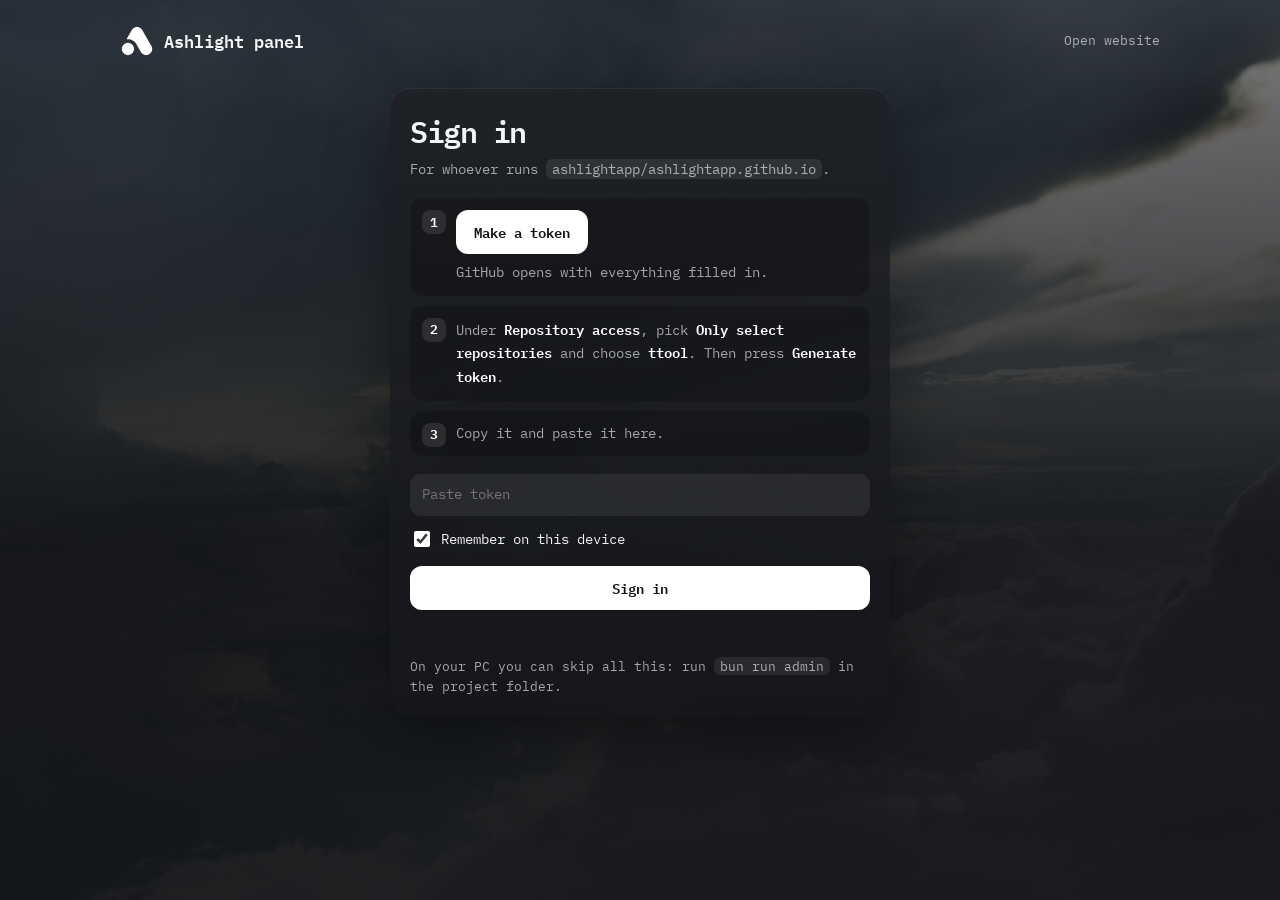
<file: owner-k7q2/index.html>
<!doctype html>
<html lang="en">
  <head>
    <meta charset="utf-8" />
    <meta name="viewport" content="width=device-width, initial-scale=1" />
    <meta name="robots" content="noindex, nofollow" />
    <meta name="referrer" content="no-referrer" />
    <meta http-equiv="Content-Security-Policy" content="default-src 'self'; connect-src 'self' https://api.github.com https://ashlightapp.github.io https://app-804a9dc99f9869a8.up.railway.app; img-src 'self' https://avatars.githubusercontent.com; style-src 'self'; font-src 'self'; base-uri 'none'; form-action 'none'" />
    <title>Ashlight panel</title>
    <link rel="icon" href="../assets/logo.png" />
    <link rel="stylesheet" href="panel.css?v=0.15.0-mwwqhvf8" />
  </head>
  <body>
    <div class="sky" aria-hidden="true"></div>
    <main>
      <header>
        <div class="brand"><img src="../assets/logo.png" alt="" /><b>Ashlight panel</b></div>
        <a id="openSite" class="link" target="_blank" rel="noopener">Open website</a>
      </header>

      <section id="signIn" class="card narrow">
        <h1>Sign in</h1>
        <p class="muted">For whoever runs <code id="repo"></code>.</p>
        <ol class="steps">
          <li><a id="makeToken" class="button primary" target="_blank" rel="noopener">Make a token</a><span>GitHub opens with everything filled in.</span></li>
          <li><span>Under <b>Repository access</b>, pick <b>Only select repositories</b> and choose <b>ttool</b>. Then press <b>Generate token</b>.</span></li>
          <li><span>Copy it and paste it here.</span></li>
        </ol>
        <form id="signInForm">
          <input id="token" type="password" autocomplete="off" spellcheck="false" placeholder="Paste token" aria-label="GitHub token" />
          <label class="check"><input id="remember" type="checkbox" checked /> Remember on this device</label>
          <button id="signInButton" class="primary" type="submit">Sign in</button>
          <p id="signInError" class="error" role="alert"></p>
        </form>
        <p class="muted small">On your PC you can skip all this: run <code>bun run admin</code> in the project folder.</p>
      </section>

      <section id="dash" hidden>
        <div class="bar">
          <div class="me"><img id="whoAvatar" alt="" /><span id="who"></span></div>
          <div class="row">
            <button id="reload" class="ghost small-btn">Refresh</button>
            <button id="signOut" class="ghost small-btn">Sign out</button>
          </div>
        </div>
        <div class="stats">
          <div class="card stat"><span>Latest version</span><b id="statVersion">…</b><small id="statNotes"></small></div>
          <div class="card stat"><span>Website</span><b id="statSite">…</b></div>
          <div class="card stat"><span>Visitors, 14 days</span><b id="statViews">…</b></div>
        </div>

        <div class="cols">
          <section class="card">
            <h2>New message</h2>
            <div class="chips" id="templates">
              <button data-template="update">New update</button>
              <button data-template="maintenance">Heads up</button>
              <button data-template="important">Important</button>
              <button data-template="thanks">Thank you</button>
            </div>
            <div class="seg" id="levels">
              <button data-level="info">Info</button>
              <button data-level="update">Update</button>
              <button data-level="important">Important</button>
            </div>
            <label>Title<input id="title" maxlength="80" placeholder="New update is out" /></label>
            <label>Message<textarea id="text" maxlength="600" rows="3"></textarea><small id="count"></small></label>
            <div class="two">
              <label>Link<input id="url" placeholder="https://" /></label>
              <label>Show for<select id="expires"><option value="0">Until I stop it</option><option value="1">1 day</option><option value="3">3 days</option><option value="7">1 week</option><option value="30">30 days</option></select></label>
            </div>
            <label class="check"><input id="site" type="checkbox" checked /> Also on the website</label>
            <div id="preview" class="preview"></div>
            <button id="send" class="primary">Send to everyone</button>
          </section>

          <section class="card">
            <h2>Showing now</h2>
            <div id="live"></div>
            <div class="row" id="liveActions" hidden>
              <button id="edit" class="ghost small-btn">Edit</button>
              <button id="clear" class="ghost small-btn">Stop showing</button>
            </div>
            <h2 class="space">Sent before</h2>
            <ul id="history" class="history"></ul>
          </section>
        </div>
        <section class="card space-top">
          <div class="row spread-row">
            <h2>Suggestions</h2>
            <div class="seg" id="suggestFilter">
              <button data-f="pending" class="on">New</button>
              <button data-f="accepted">Accepted</button>
              <button data-f="done">Added</button>
              <button data-f="declined">Declined</button>
              <button data-f="">All</button>
            </div>
          </div>
          <p class="muted small">Accept one and Claude builds it next time you ask it to "do the accepted suggestions". People see the status in their app.</p>
          <ul id="suggestions" class="suggestions"></ul>
        </section>
      </section>
      <p id="status" class="status" role="status"></p>
    </main>
    <script type="module" src="panel.js?v=0.15.0-mwwqhvf8"></script>
  </body>
</html>
</file>
<file: owner-k7q2/panel.css>
@font-face { font-family: "Plex Mono"; src: url("../assets/plex-400.woff2") format("woff2"); font-weight: 400; }
@font-face { font-family: "Plex Mono"; src: url("../assets/plex-600.woff2") format("woff2"); font-weight: 600; }
:root { color-scheme: dark; --ink: #f4f5f6; --ink-2: rgba(255, 255, 255, 0.62); --ink-3: rgba(255, 255, 255, 0.4); --ease: cubic-bezier(0.22, 1, 0.36, 1); }
* { box-sizing: border-box; }
[hidden] { display: none !important; }
html { background: #121316; }
body { margin: 0; min-height: 100vh; color: var(--ink); font-family: "Plex Mono", Consolas, monospace; font-size: 14px; line-height: 1.55; -webkit-font-smoothing: antialiased; }
.sky { position: fixed; inset: 0; z-index: -1; background: linear-gradient(180deg, rgba(18, 19, 22, 0.55), rgba(18, 19, 22, 0.94) 60%), url("../assets/clouds.jpg") center / cover; }
main { width: min(1040px, 100% - 32px); margin: 0 auto; padding: 24px 0 60px; }
header { display: flex; align-items: center; justify-content: space-between; margin-bottom: 22px; }
.brand { display: flex; align-items: center; gap: 10px; font-size: 17px; }
.brand img { width: 34px; height: 34px; border-radius: 10px; }
a { color: inherit; }
.link { color: var(--ink-2); text-decoration: none; font-size: 13px; }
.link:hover { color: #fff; }
h1 { margin: 0 0 4px; font-size: 30px; letter-spacing: -0.05em; }
h2 { margin: 0 0 12px; font-size: 16px; letter-spacing: -0.03em; }
h2.space { margin-top: 26px; }
.muted { color: var(--ink-2); margin: 0 0 14px; }
.small { font-size: 12.5px; margin: 18px 0 0; }
code { padding: 1px 6px; border-radius: 6px; background: rgba(255, 255, 255, 0.08); font-family: inherit; }
.card { padding: 20px; border-radius: 20px; background: linear-gradient(180deg, rgba(30, 32, 37, 0.88), rgba(22, 23, 27, 0.9)); box-shadow: inset 0 1px 0 rgba(255, 255, 255, 0.07), 0 20px 60px rgba(0, 0, 0, 0.35); }
.narrow { max-width: 500px; margin: 30px auto; }
.steps { display: flex; flex-direction: column; gap: 10px; margin: 18px 0; padding: 0; list-style: none; counter-reset: s; }
.steps li { position: relative; display: flex; flex-direction: column; gap: 8px; padding: 12px 12px 12px 46px; border-radius: 14px; background: rgba(0, 0, 0, 0.22); color: var(--ink-2); counter-increment: s; }
.steps li::before { content: counter(s); position: absolute; left: 12px; top: 12px; display: grid; place-items: center; width: 24px; height: 24px; border-radius: 8px; background: rgba(255, 255, 255, 0.1); color: #fff; font-weight: 600; font-size: 12.5px; }
.steps b { color: #fff; font-weight: 600; }
label { display: flex; flex-direction: column; gap: 6px; margin-top: 12px; color: var(--ink-2); font-size: 12.5px; }
label small { align-self: flex-end; color: var(--ink-3); }
label.check { flex-direction: row; align-items: center; gap: 8px; color: var(--ink); font-size: 13.5px; }
input:not([type="checkbox"]), textarea, select { width: 100%; padding: 10px 12px; border: 0; border-radius: 11px; background: rgba(255, 255, 255, 0.07); color: #fff; font: inherit; outline: none; resize: vertical; transition: background 160ms ease, box-shadow 160ms ease; }
select option { background: #222428; }
input:focus, textarea:focus, select:focus { background: rgba(255, 255, 255, 0.11); box-shadow: 0 0 0 2px rgba(255, 255, 255, 0.35); }
input[type="checkbox"] { width: 16px; height: 16px; accent-color: #fff; }
button, .button { display: inline-flex; align-items: center; justify-content: center; margin-top: 16px; padding: 11px 18px; border: 0; border-radius: 12px; font: inherit; font-weight: 600; text-decoration: none; cursor: pointer; transition: transform 220ms var(--ease), background 200ms ease, color 200ms ease; }
button:hover, .button:hover { transform: translateY(-1px); }
button:disabled { opacity: 0.5; pointer-events: none; }
.primary { width: 100%; background: #fff; color: #121316; }
.steps .button { width: auto; align-self: flex-start; margin: 0; }
.ghost { background: rgba(255, 255, 255, 0.08); color: #fff; }
.ghost:hover { background: rgba(255, 255, 255, 0.16); }
.small-btn { margin: 0; padding: 7px 12px; font-size: 12.5px; font-weight: 500; }
.row { display: flex; gap: 8px; margin-top: 10px; }
.error { min-height: 1.4em; margin: 10px 0 0; color: #ffb3a8; }
.bar { display: flex; align-items: center; justify-content: space-between; margin-bottom: 12px; }
.bar .row { margin: 0; }
.me { display: flex; align-items: center; gap: 10px; font-weight: 600; }
.me img { width: 30px; height: 30px; border-radius: 50%; background: rgba(255, 255, 255, 0.1); }
.stats { display: grid; grid-template-columns: 1.6fr 1fr 1fr; gap: 12px; margin-bottom: 12px; }
.stat span { display: block; color: var(--ink-2); font-size: 12.5px; }
.stat b { font-size: 26px; letter-spacing: -0.04em; }
.stat small { display: block; color: var(--ink-3); font-size: 12px; overflow: hidden; white-space: nowrap; text-overflow: ellipsis; }
.cols { display: grid; grid-template-columns: 1.25fr 1fr; gap: 12px; align-items: start; }
.chips { display: flex; flex-wrap: wrap; gap: 6px; }
.chips button { margin: 0; padding: 7px 12px; border-radius: 99px; background: rgba(255, 255, 255, 0.07); color: var(--ink-2); font-size: 12.5px; font-weight: 500; }
.chips button:hover { color: #fff; background: rgba(255, 255, 255, 0.14); }
.seg { display: grid; grid-template-columns: repeat(3, 1fr); gap: 4px; margin-top: 14px; padding: 4px; border-radius: 12px; background: rgba(0, 0, 0, 0.25); }
.seg button { margin: 0; padding: 8px; border-radius: 9px; background: transparent; color: var(--ink-2); font-weight: 500; }
.seg button:hover { transform: none; color: #fff; }
.seg button.on { background: #fff; color: #121316; font-weight: 600; }
.two { display: grid; grid-template-columns: 1fr 1fr; gap: 10px; }
.preview { margin-top: 14px; }
.notice { display: flex; align-items: center; gap: 12px; padding: 12px; border-radius: 16px; background: rgba(0, 0, 0, 0.28); }
.notice-icon { display: grid; place-items: center; flex: none; width: 36px; height: 36px; border-radius: 11px; background: #fff; color: #121316; font-weight: 600; }
.notice.important .notice-icon { background: #ff6b5e; color: #fff; }
.notice div { flex: 1; min-width: 0; }
.notice p { margin: 2px 0 0; color: var(--ink-2); white-space: pre-line; overflow-wrap: anywhere; }
.notice p:empty { display: none; }
.fake-btn { padding: 6px 12px; border-radius: 9px; background: rgba(255, 255, 255, 0.1); font-size: 12.5px; }
.history { margin: 0; padding: 0; list-style: none; }
.history li { display: flex; justify-content: space-between; gap: 12px; padding: 9px 0; border-bottom: 1px solid rgba(255, 255, 255, 0.06); }
.history time { flex: none; color: var(--ink-3); font-size: 12px; }
.status { position: fixed; left: 50%; bottom: 20px; max-width: min(560px, 100% - 32px); margin: 0; padding: 11px 16px; border-radius: 12px; background: #fff; color: #121316; opacity: 0; pointer-events: none; transform: translate(-50%, 10px); transition: opacity 300ms ease, transform 300ms var(--ease); }
.status.show { opacity: 1; transform: translate(-50%, 0); }
.status.bad { background: #ffb3a8; }
@media (max-width: 760px) {
  .stats, .cols, .two { grid-template-columns: 1fr; }
}

.space-top { margin-top: 16px; }
.spread-row { justify-content: space-between; align-items: center; flex-wrap: wrap; gap: 10px; }
.small { font-size: 12.5px; }
.suggestions { margin: 6px 0 0; padding: 0; list-style: none; }
.suggestions li { display: flex; flex-direction: column; gap: 6px; padding: 12px 0; border-bottom: 1px solid rgba(255, 255, 255, 0.06); }
.suggestions li p { margin: 0; white-space: pre-wrap; overflow-wrap: anywhere; }
.suggestions .row { gap: 8px; flex-wrap: wrap; }
#suggestFilter { grid-template-columns: repeat(5, auto); margin-top: 0; }
#suggestFilter button { padding: 6px 10px; font-size: 12px; }
</file>
